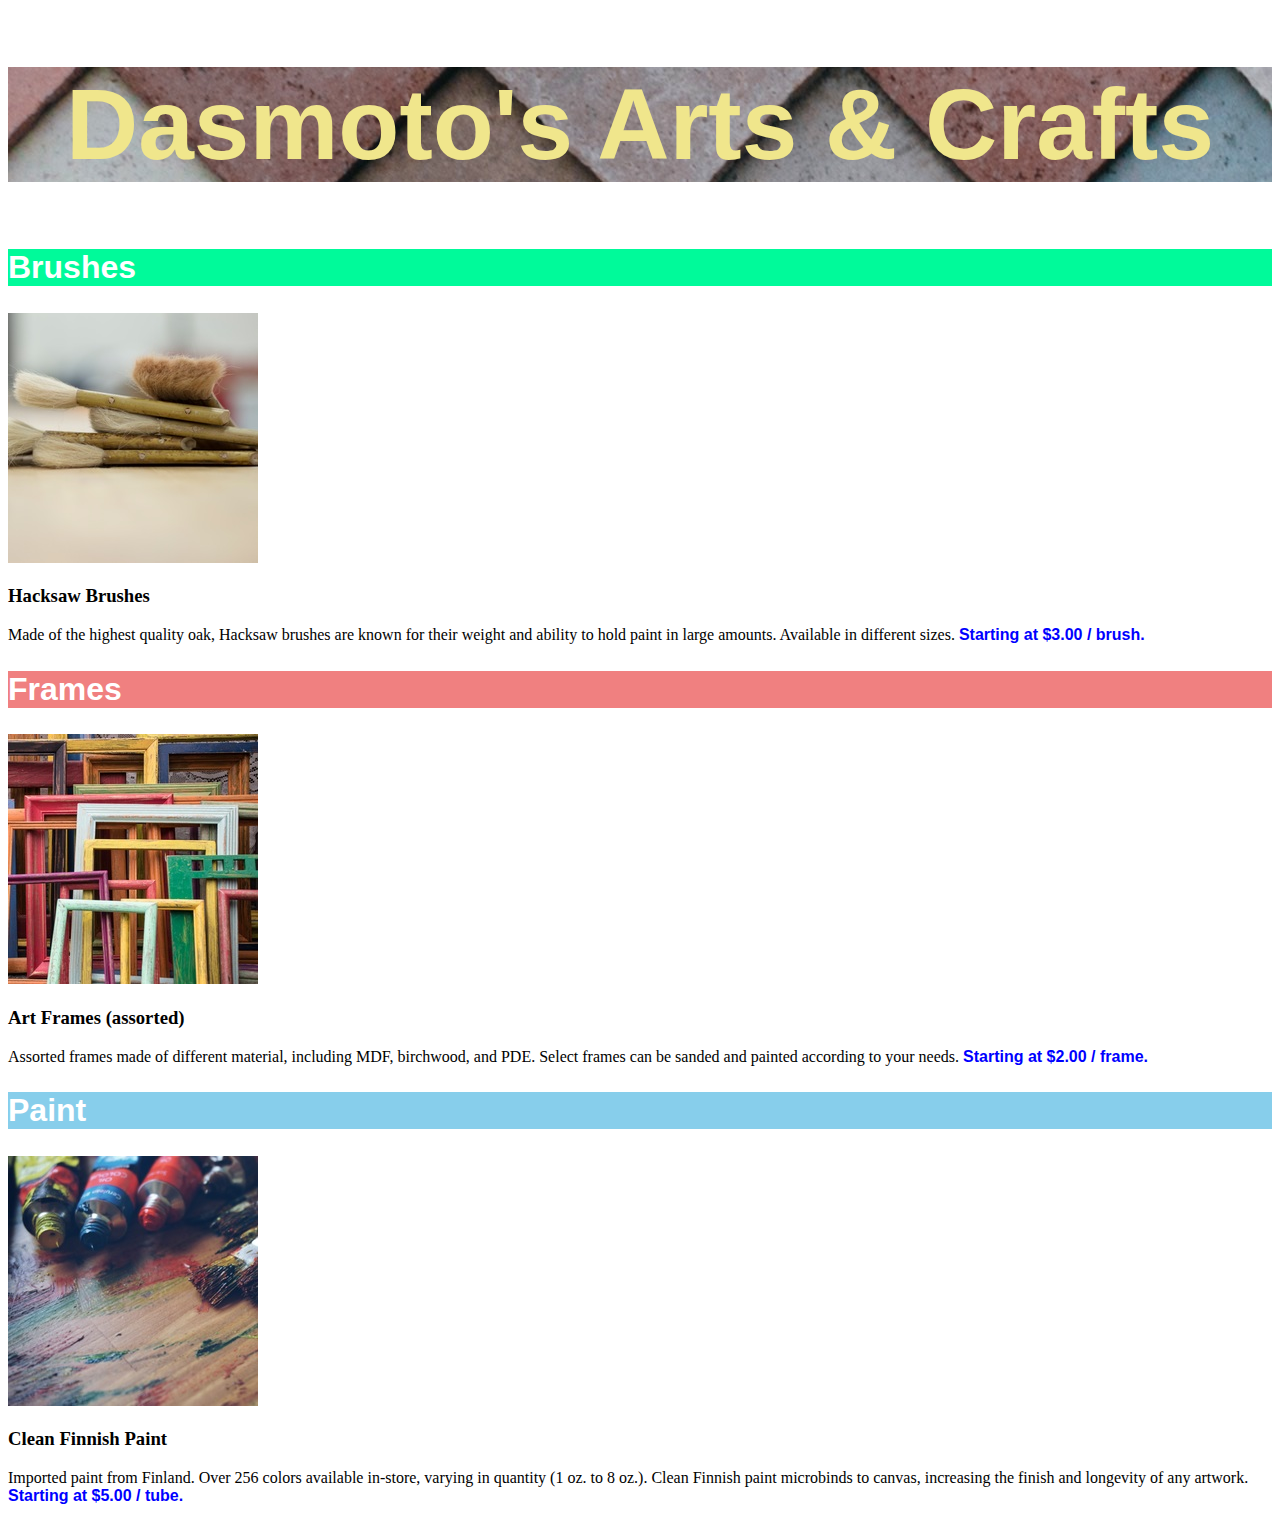
<file: Dasmotos-Project/index.html>
<!DOCTYPE html>

<html>

<head>
    <title>Dasmoto's Arts &amp; Crafts</title>
    <link href="./Resources/CSS/index.css" type="text/css" rel="stylesheet">
</head>

<body>

    <h1>Dasmoto's Arts &amp; Crafts</h1>
        <h2 id="brush">Brushes</h2>
        <img src="./Resources/Images/hacksaw.jpeg">
        <h3>Hacksaw Brushes</h3>
        <p>Made of the highest quality oak, Hacksaw brushes are known for their weight and ability to hold paint in
            large amounts. Available in different sizes. <span class="price">Starting at $3.00 / brush.</span></p>
    </div>

    <div class="item">
        <h2 id="frame">Frames</h2>
        <img src="./Resources/Images/frames.jpeg">
        <h3>Art Frames (assorted)</h3>
        <p>Assorted frames made of different material, including MDF, birchwood, and PDE. Select frames can be sanded
            and painted according to your needs. <span class="price">Starting at $2.00 / frame.</span></p>
    </div>

    <div class="item">
        <h2 id="paint">Paint</h2>
        <img src="./Resources/Images/finnish.jpeg">
        <h3>Clean Finnish Paint</h3>
        <p>Imported paint from Finland. Over 256 colors available in-store, varying in quantity (1 oz. to 8 oz.). Clean
            Finnish paint microbinds to canvas, increasing the finish and longevity of any artwork. <span
                class="price">Starting at $5.00 / tube.</span>
        </p>
    </div>


    <script type="text/javascript" src="https://www.codecademy.com/assets/relay.js"></script>
    <script type="text/javascript" src="https://ajax.googleapis.com/ajax/libs/jquery/1.7.1/jquery.min.js"></script>
    <script type="text/javascript" src="https://external-production.codecademy.com/assets/jquery.expect.js?v1"></script>
</body>

</html>
</file>
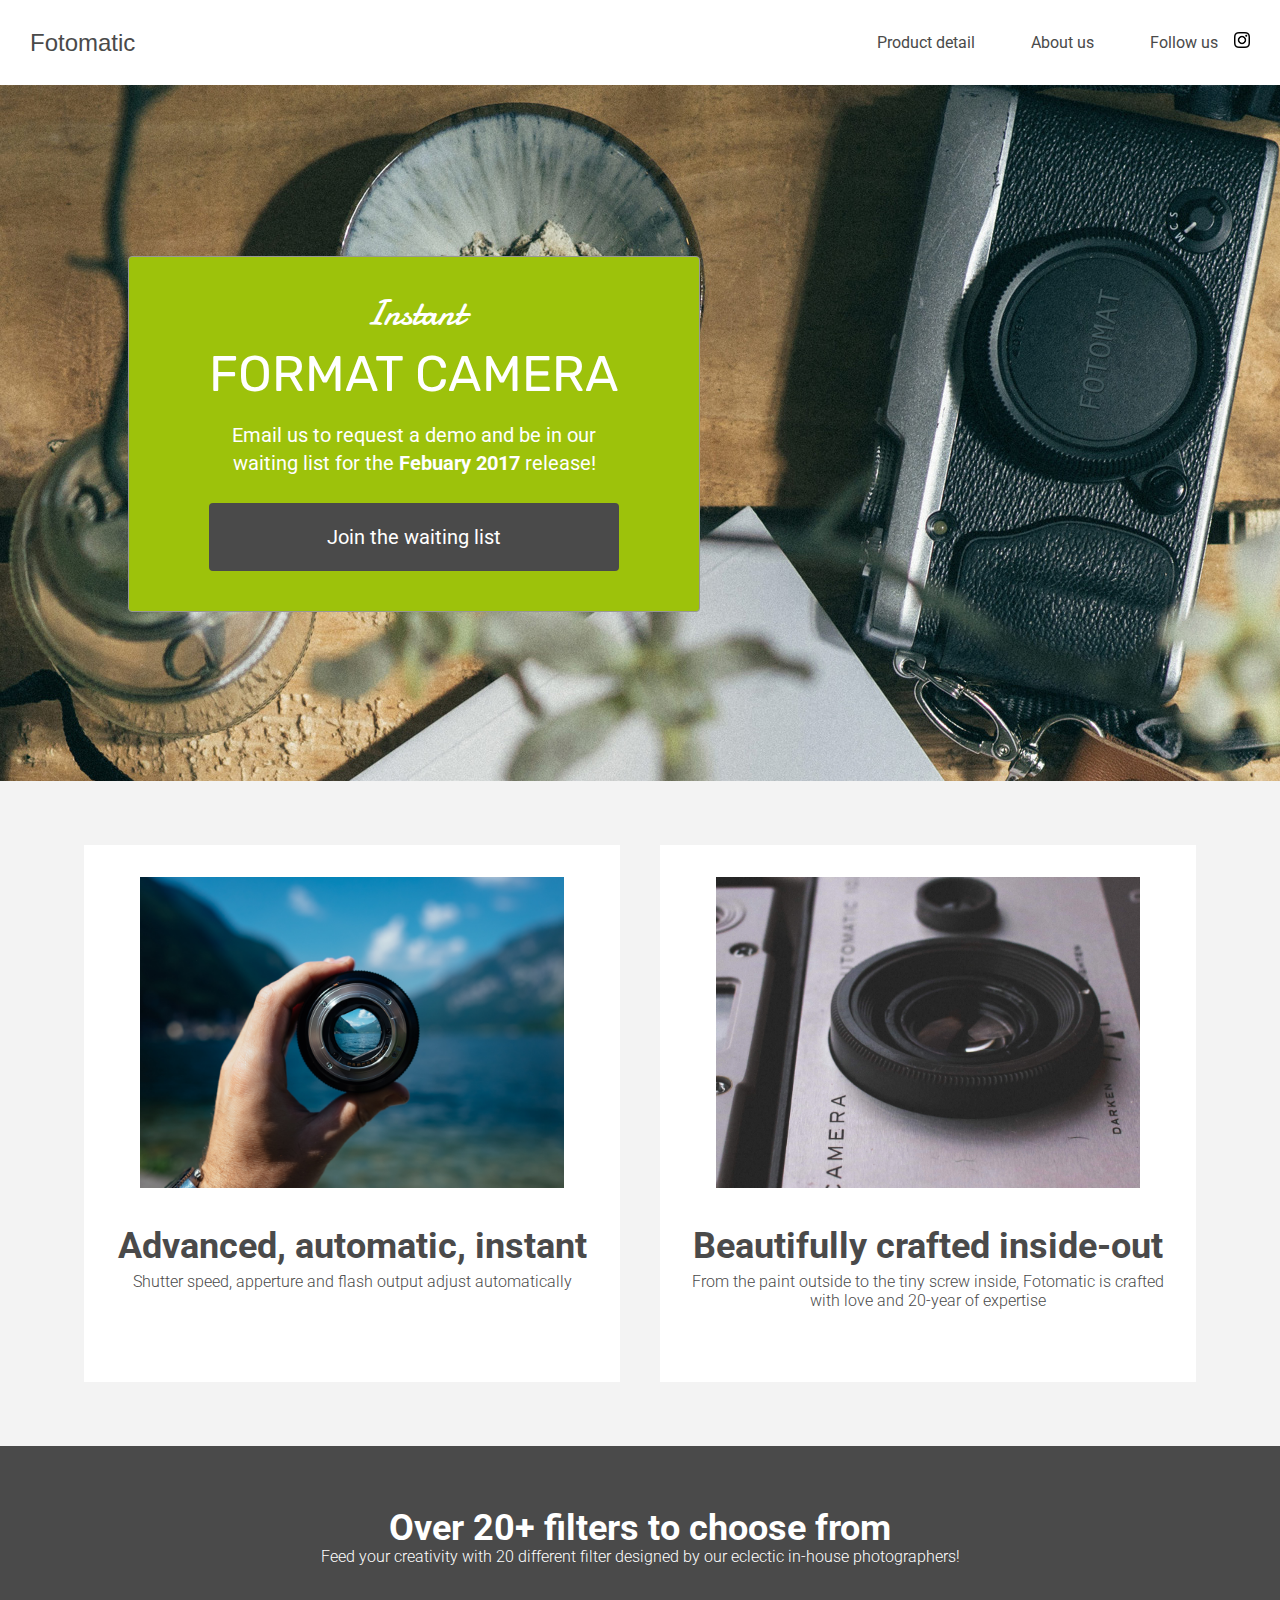
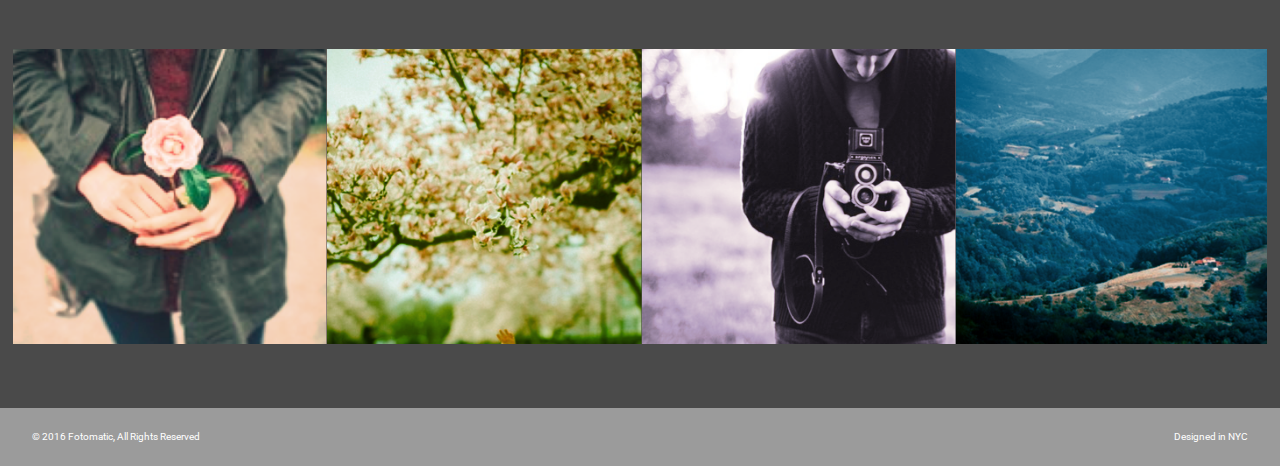
<file: Fotomatic/index.html>
<!DOCTYPE html>
<html>
<head>
  <link href="https://fonts.googleapis.com/css?family=Damion" rel="stylesheet">
  <link href="https://fonts.googleapis.com/css?family=Rubik" rel="stylesheet">
  <link href="https://fonts.googleapis.com/css?family=Roboto:300,400,600,700" rel="stylesheet">
  <link rel="stylesheet" href="./resources/css/reset.css">
  <link rel="stylesheet" href="./resources/css/style.css">
  <meta charset="UTF-8">
  <meta name="viewport" content="width=device-width, initial-scale=1.0">
</head>
<body>
  <!-- Header -->
  <header>
    <div class="content">
      <a href="index.html" class="desktop logo">Fotomatic</a>
      <nav class="desktop">
        <ul>
          <li><a href="#">Product detail</a></li>
          <li><a href="#">About us</a></li>
          <li><a href="https://www.instagram.com/">Follow us <img class="icon" src="./resources/images/instagram.png"></a></li>
        </ul>
      </nav>
      <nav class="mobile">
        <ul>
          <li><a href="#"><img src="./resources/images/ic-logo.svg"></a></li>
          <li><a href="#"><img src="./resources/images/ic-product-detail.svg"></a></li>
          <li><a href="#"><img src="./resources/images/ic-about-us.svg"></a></li>
          <li><a href="#" class="button">Join us</a></li>
        </ul>
      </nav>
    </div>
  </header>

  <!-- Main Content -->
  <div class="main-content">

    <!-- Sign Up Section -->
    <div id="sign-up-section" class="banner">
      <div id="sign-up-cta">
        <div class="content center">
          <div class="header">
            <h2 class="cursive">Instant</h2>
            <h1 class="striking">FORMAT CAMERA</h1>
          </div>
          <div class="email">
            <span>
              Email us to request a demo and be in our waiting list for the <strong>Febuary 2017</strong> release!
            </span>
            <div class="button">Join the waiting list</div>
          </div>
        </div>
      </div>
    </div>

    <!-- Features Section -->
    <div id="features-section">
      <div class="feature">
        <div class="center">
          <div class="image-container">
            <img src="resources/images/feature-1.png" />
          </div>
          <div class="content">
            <h2>Advanced, automatic, instant</h2>
            <h3>Shutter speed, apperture and flash output adjust automatically</h3>
          </div>
        </div>
      </div>
      <div class="feature">
        <div class="center">
          <div class="image-container">
            <img src="resources/images/feature-2.png" />
          </div>
          <div class="content">
            <h2>Beautifully crafted inside-out</h2>
            <h3>From the paint outside to the tiny screw inside, Fotomatic is crafted with love and 20-year of expertise</h3>
          </div>
        </div>
      </div>
    </div>

    <!-- Filters Section -->
    <div id="filters-section">
      <div class="content center">
        <h2>Over 20+ filters to choose from</h2>
        <h3>Feed your creativity with 20 different filter designed by our eclectic in-house photographers!</h3>
      </div>
      <div class="images-container">
        <div class="image-container">
          <img src="./resources/images/filter-1.png" />
        </div>
        <div class="image-container">
          <img src="./resources/images/filter-2.png" />
        </div>
        <div class="image-container">
          <img src="./resources/images/filter-3.png" />
        </div>
        <div class="image-container extra">
          <img src="./resources/images/filter-4.png" />
        </div>
      </div>
    </div>

    <!-- Quotes Section
    <div id="quotes-section">
      <div class="content center">
        <span class="quote">“It’s truly something that could create a brand new photography Renaissance”</span>
        <img class="quote-citation" src="./resources/images/photography-logo.png" />
      </div>
    </div>

    <!-- Footer -->
    <footer>
      <div class="content">
        <span class="copyright">© 2016  Fotomatic, All Rights Reserved</span>
        <span class="location">Designed in NYC</span>
      </div>
    </footer>

  </div>
</body>
</html>
</file>
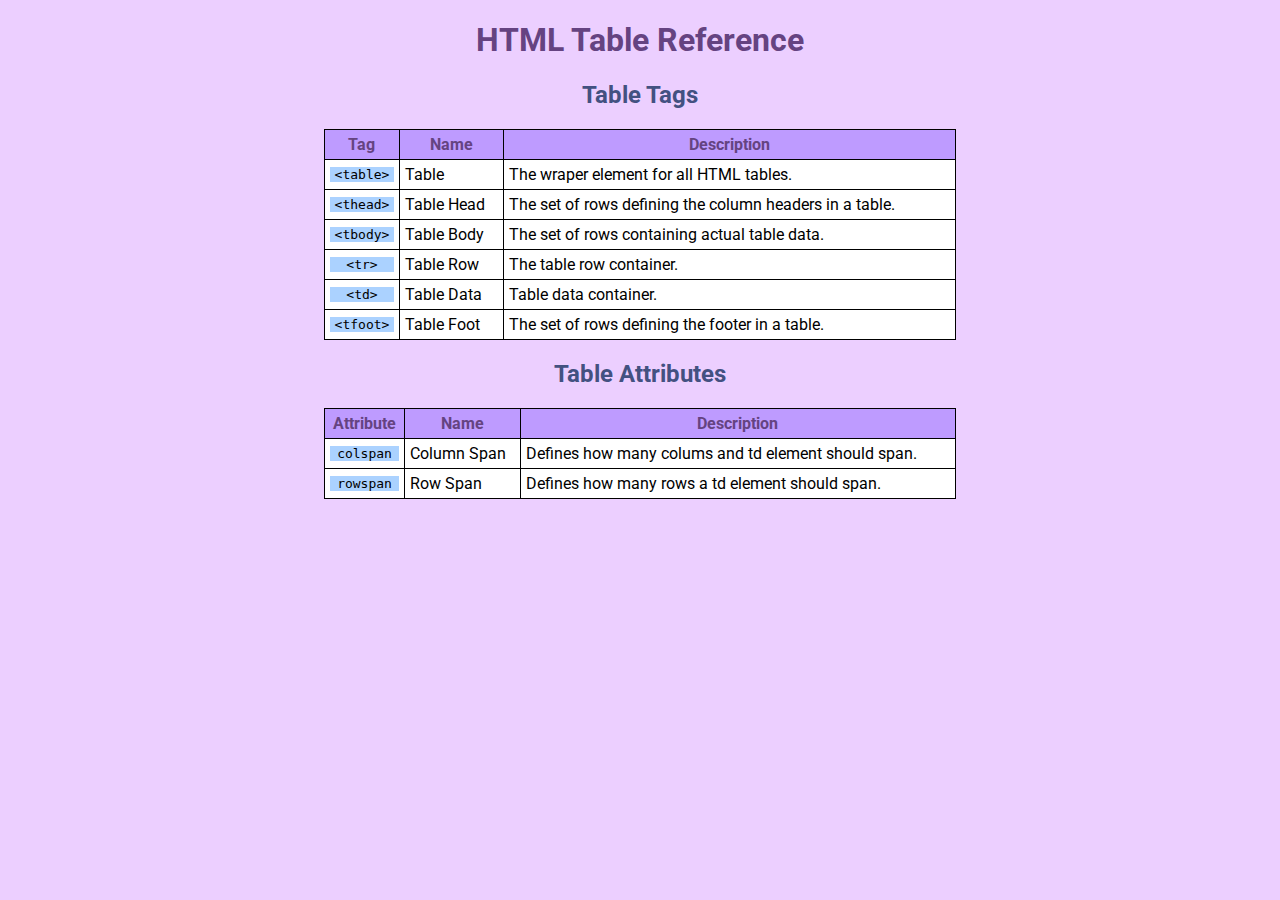
<file: Own-Cheat-Sheet/index.html>
<!DOCTYPE html>
<head>
    <link rel="stylesheet" href="styles.css">
    <link rel="preconnect" href="https://fonts.googleapis.com">
    <link rel="preconnect" href="https://fonts.gstatic.com" crossorigin>
    <link href="https://fonts.googleapis.com/css2?family=Roboto:wght@400;700&display=swap" rel="stylesheet">
</head>
<body>
    <header><h1>HTML Table Reference</h1></header>
    <main>
        <h2>Table Tags</h2>
        <table>
            <thead>
                <th>Tag</th>
                <th>Name</th>
                <th>Description</th>
            </thead>
            <tbody>
                <tr>
                    <td>
                        <code class="code">&lt;table&gt;</code>
                    </td>
                    <td>Table</td>
                    <td>The wraper element for all HTML tables.</td>
                </tr>
                <tr>
                    <td>
                        <code class="code">&lt;thead&gt;</code>
                    </td>
                    <td>Table Head</td>
                    <td>The set of rows defining the column headers in a table.</td>
                </tr>
                <tr>
                    <td>
                        <code class="code">&lt;tbody&gt;</code>
                    </td>
                    <td>Table Body</td>
                    <td>The set of rows containing actual table data.</td>
                </tr>
                <tr>
                    <td>
                        <code class="code">&lt;tr&gt;</code>
                    </td>
                    <td>Table Row</td>
                    <td>The table row container.</td>
                </tr>
                <tr>
                    <td>
                        <code class="code">&lt;td&gt;</code>
                    </td>
                    <td>Table Data</td>
                    <td>Table data container.</td>
                </tr>
                <tr>
                    <td>
                        <code class="code">&lt;tfoot&gt;</code>
                    </td>
                    <td>Table Foot</td>
                    <td>The set of rows defining the footer in a table.</td>
                </tr>
            </tbody>
        </table>
        <h2>Table Attributes</h2>
        <table>
            <thead>
                <th>Attribute</th>
                <th>Name</th>
                <th>Description</th>
            </thead>
            <tbody>
                <tr>
                    <td>
                        <code class="code">colspan</code>
                    </td>
                    <td>Column Span</td>
                    <td>Defines how many colums and td element should span.</td>
                </tr>
                <tr>
                    <td>
                        <code class="code">rowspan</code>
                    </td>
                    <td>Row Span</td>
                    <td>Defines how many rows a td element should span.</td>
                </tr>
            </tbody>
        </table>
    </main>
</body>
</file>
<file: Dasmotos-Project/Resources/CSS/index.css>
h1 {
    font-family: Helvetica;
    font-size: 100px;
    font-weight: bold;
    color: khaki;
    text-align: center;
    margin: 67px auto;
    background-image: url(../Images/pattern.jpeg);
    width: 100%;
}
h2 {
    font-family: Helvetica;
    font-size: 32px;
    font-weight: bold;
    color:white;
}

.price {
    font-family: Helvetica;
    font-weight: bold;
    color: blue;
}
#brush {
    background-color: mediumspringgreen;
}

#frame {
    background-color: lightcoral;
}

#paint {
    background-color: skyblue;
}
</file>
<file: Fotomatic/resources/css/style.css>
/* Universal Styles */

html {
  font-family: "Roboto", sans-serif;
  font-size: 16px;
}

.main-content {
  position: relative;
  top: 5.3125rem; /* To offset for fixed header. */
}

.center {
  text-align: center;
}

.button {
  border-radius: 4px;
  background-color: #4a4a4a;
  color: white;
}

.image-container {
  overflow: hidden;
}

.image-container img {
  display: block;
  max-width: 100%;
}

@media only screen and (max-width: 760px) {
  .main-content {
    top: 2.5625rem;
  }
}

/* Header */

header {
  position: fixed;
  width: 100%;
  border-bottom: solid 1px #c6c1c1;
  background-color: white;
}

header .content {
  display: flex;
  align-items: center;
  padding: 1.875rem;
}

header .logo {
  flex: 1;
  color: #4a4a4a;
  font-size: 1.5rem;
  font-family: 'Roboto-Mono-Regular', sans-serif;
}

header nav ul {
  display: flex;
}

nav li {
  padding-left: 3.5rem;
}

nav a {
  vertical-align: bottom;
  line-height: 1.6;
  font-size: 1rem;
  color: #4a4a4a;
}

header .icon {
  width: 1rem;
  padding-left: .75rem;
}

header .mobile {
  display: none;
}

@media only screen and (max-width: 760px) {
  header .desktop {
    display: none;
  }

  header .mobile {
    display: block;
    width: 100%;
  }

  header .content {
    padding: .5rem 0;
  }

  header .mobile ul {
    display: flex;
    justify-content: space-around;
    align-items: center;
    width: 100%;
  }

  header .mobile li {
    padding: 0;
  }

  header .mobile .button {
    padding: .1875rem .5rem;
    background-color: #9dc20b;
    line-height: 1.6;
    color: white;
  }
}

/* Sign Up Section */

#sign-up-section {
  display: flex;
  justify-content: flex-start;
  align-items: flex-start;
  height: 43.5rem;
  background-image: url("../images/banner-landingpage.jpg");
  background-position: bottom;
  background-repeat: no-repeat;
  background-size: cover;
}

#sign-up-cta {
  position: relative;
  top: 171px;
  left: 10%;
  padding: 0 5rem 2.5rem 5rem;
  border: solid 1px #979797;
  border-radius: 4px;
  background-color: #9dc20b;
}

#sign-up-cta .content {
  width: 25.625rem;
  margin-top: 2rem;
  font-family: "Roboto", sans-serif;
  font-size: 1.25rem;
  line-height: 1.4;
  color: white;
}

#sign-up-cta h1 {
  font-size: 3.125rem;
}

#sign-up-cta h2 {
  font-size: 2.25rem;
}

#sign-up-cta span strong {
  font-weight: bold;
}

#sign-up-cta .cursive {
  font-family: "Damion", cursive;
}

#sign-up-cta .striking {
  font-family: "Rubik", sans-serif;
  padding-bottom: .75rem;
}

#sign-up-cta .button {
  margin-top: 1.625rem;
  padding: 1.25rem 7.25rem;
}

@media only screen and (max-width: 760px) {
  #sign-up-section {
    align-items: center;
    justify-content: center;
    height: 28rem;
  }

  #sign-up-cta {
    position: static;
    width: auto;
    height: auto;
    background-color: transparent;
    border: none;
  }

  #sign-up-cta .content {
    margin-top: 0;
  }

  #sign-up-cta .email {
    display: none;
  }

  #sign-up-cta h1 {
    font-size: 3.125rem;
  }

  #sign-up-cta h2 {
    font-size: 2.25rem;
  }
}

@media only screen and (max-width: 450px) {
  #sign-up-section {
    height: 20rem;
  }

  #sign-up-cta h1 {
    font-size: 2.25rem;
  }

  #sign-up-cta h2 {
    font-size: 2rem;
  }
}

/* Features Section */

#features-section {
  display: flex;
  justify-content: space-between;
  padding: 4rem 5%;
  background-color: #f3f3f3;
}

.feature {
  flex: 1;
  padding: 2rem;
  margin: 0px 1.25rem;
  background-color: white;
}

.feature .content {
  padding: 2.5rem 0;
}

.feature .image-container {
  width: 90%;
  height: 65%;
  margin: 0 auto;
}

.feature h2 {
  padding-bottom: .5rem;
  font-size: 2.25rem;
  font-weight: bold;
  color: #4a4a4a;
}

.feature h3 {
  font-size: 1rem;
  line-height: 1.2;
  font-weight: 300;
  color: #4a4a4a;
}

@media only screen and (max-width: 890px) {
  .feature h2 {
    font-size: 1.125rem;
    line-height: 1.3;
    font-weight: normal;
  }

  .feature h3 {
    font-size: .875rem;
    line-height: 1.4;
  }
}

@media only screen and (max-width: 760px) {
  #features-section {
    flex-flow: column;
    padding: 0;
  }

  .feature {
    margin: 0;
    padding: 1.25rem 1rem 0 1rem;
  }
}

/* Filters Section */

#filters-section {
  padding: 4rem 0;
  background-color: #4a4a4a;
}

#filters-section .content {
  padding: 0 .625rem;
  margin-bottom: 5rem;
}

#filters-section .content h2 {
  font-size: 2.25rem;
  font-weight: bold;
  color: white;
}

#filters-section .content h3 {
  font-size: 1rem;
  line-height: 1.4;
  font-weight: 300;
  color: white;
}

#filters-section .images-container {
  display: flex;

  max-width: 100%;
  padding: 0 1%;
}

@media only screen and (max-width: 760px) {
  #filters-section {
    padding: 1.5rem 0 0 0;
  }

  #filters-section .content {
    margin-bottom: 1rem;
  }

  #filters-section .content h2 {
    padding-bottom: .625rem;
    font-size: 1.125rem;
    line-height: 1.3;
    font-weight: normal;
  }

  #filters-section .content h3 {
    font-size: .875rem;
    line-height: 1.4;
  }

  #filters-section .images-container {
    padding: 0;
  }

  #filters-section .extra {
    display: none;
  }
}

/* Quotes Section */

#quotes-section {
  background-color: #f3f3f3;
}

#quotes-section content {
  padding: 5rem 0;
}

#quotes-section quote {
  padding-right: 1.875rem;
  font-family: "Palatino", serif;
  font-size: 1.875rem;
  line-height: 1.1;
  font-style: italic;
  color: #4a4a4a;
}

#quotes-section quote-citation {
  height: 1.875rem;
}

@media only screen and (max-width: 760px) {
  #quotes-section content {
    padding: 1.875rem .625rem;
  }

  #quotes-section quote {
    font-size: 1.5rem;
    line-height: 1.4;
  }

  #quotes-section quote-citation {
    display: block;
    padding-top: 1rem;
    margin: auto;
  }
}

/* Footer */

footer {
  background-color: #9b9b9b;
  padding: 1.5rem 2rem;
}

footer .content {
  color: white;
  display: flex;
  font-size: .75rem;
}

footer .copyright {
  flex-grow: 1;
}

@media only screen and (min-width: 760px) {
  footer .content {
    font-size: .625rem;
  }
}
</file>
<file: Own-Cheat-Sheet/styles.css>
body {
    box-sizing: border-box;
    background-color: hsla(276, 100%, 75%, 0.38);
    font-family: 'Roboto', sans-serif;
}
h1 {
    text-align: center;
    color: rgb(101, 67, 129);
}
h2 {
    text-align: center;
    color: rgb(67, 81, 129);
}

table {
    margin: 0 auto;
    border-collapse: collapse;
    border: 1px solid black;
    width: 50%;
    background-color: rgb(255, 255, 255);
}

table td, table th {
    border: 1px solid black;
    padding: 5px;
}

table th {
    background-color: rgb(190, 155, 255);
    color: rgb(101, 67, 129);
}

code.code {
    background-color: hsla(212, 100%, 69%, 0.534);
}

td .code {
    display: block;
    text-align: center;
    line-height: ;
}
</file>
